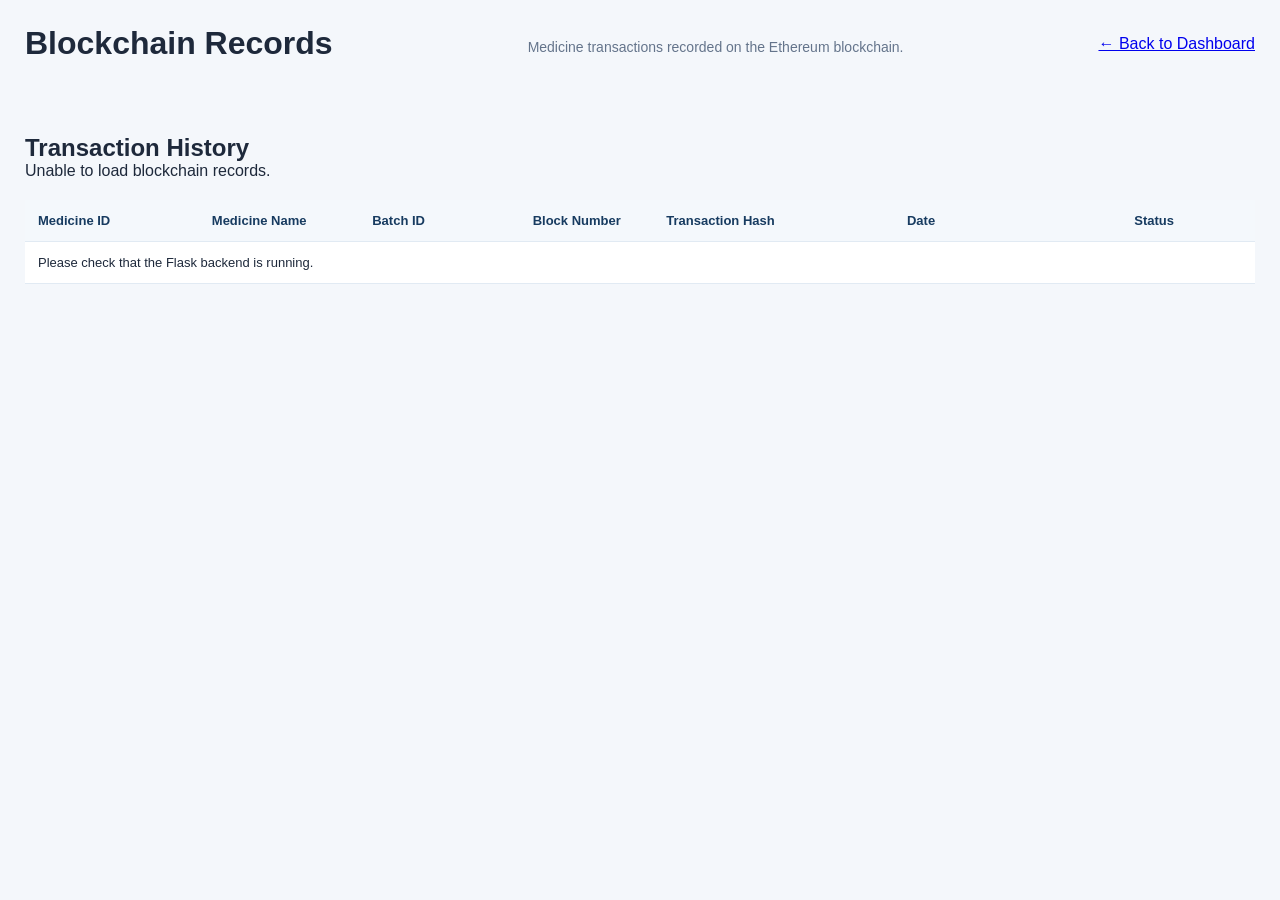
<file: frontend/blockchain.html>
<!DOCTYPE html>
<html lang="en">
<head>
    <meta charset="UTF-8">
    <meta name="viewport" content="width=device-width, initial-scale=1.0">
    <title>MediTrace - Blockchain Records</title>
    <link rel="stylesheet" href="/frontend/style.css">

    <style>
        .records-container {
            padding: 25px;
            overflow-x: auto;
        }

        .records-table {
            width: 100%;
            border-collapse: collapse;
            margin-top: 20px;
            background: white;
        }

        .records-table th,
        .records-table td {
            padding: 13px;
            border-bottom: 1px solid #e1eaf3;
            text-align: left;
            font-size: 13px;
        }

        .records-table th {
            background: #f4f8fc;
            color: #173b60;
        }

        .hash-cell {
            max-width: 220px;
            overflow-wrap: anywhere;
        }

        .record-status {
            color: #166534;
            font-weight: bold;
        }

        .page-heading {
            padding: 25px;
        }
    </style>
</head>

<body>

    <div class="page-heading">
        <h1>Blockchain Records</h1>
        <p>Medicine transactions recorded on the Ethereum blockchain.</p>
        <a href="/">← Back to Dashboard</a>
    </div>

    <div class="records-container">

        <h2>Transaction History</h2>

        <p id="recordCount">Loading records...</p>

        <table class="records-table">
            <thead>
                <tr>
                    <th>Medicine ID</th>
                    <th>Medicine Name</th>
                    <th>Batch ID</th>
                    <th>Block Number</th>
                    <th>Transaction Hash</th>
                    <th>Date</th>
                    <th>Status</th>
                </tr>
            </thead>

            <tbody id="recordsTableBody">
                <tr>
                    <td colspan="7">Loading blockchain records...</td>
                </tr>
            </tbody>
        </table>

    </div>

    <script src="/frontend/blockchain.js"></script>

</body>
</html>
</file>
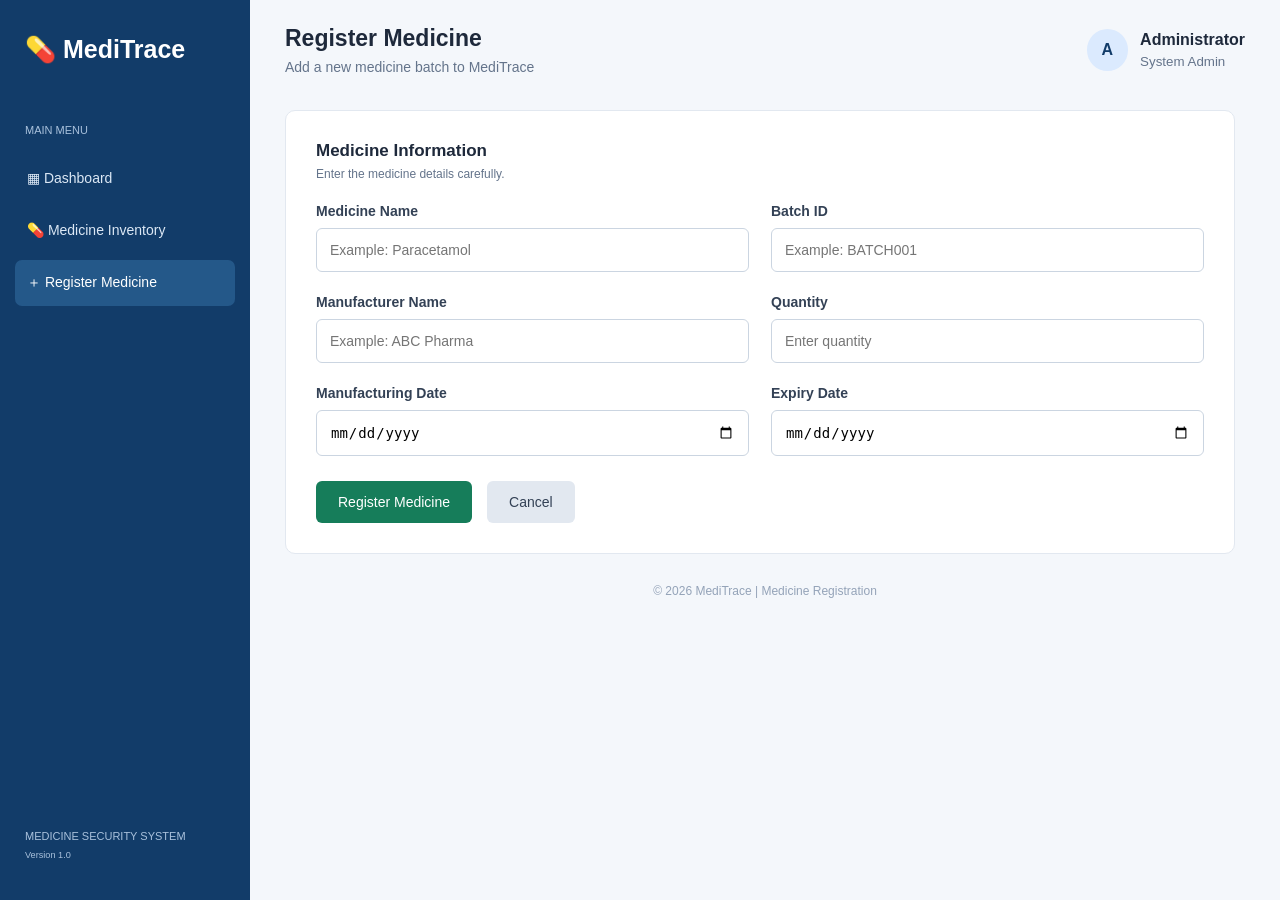
<file: frontend/register.html>
<!DOCTYPE html>
<html lang="en">

<head>
    <meta charset="UTF-8">
    <meta name="viewport" content="width=device-width, initial-scale=1.0">

    <title>MediTrace | Register Medicine</title>

    <link rel="stylesheet" href="style.css">
</head>

<body>

    <div class="dashboard-container">

        <aside class="sidebar">

            <div class="logo">💊 MediTrace</div>

            <p class="menu-title">MAIN MENU</p>

            <nav>
                <a href="/" class="nav-link">▦ Dashboard</a>

                <a href="/#inventory" class="nav-link">
                    💊 Medicine Inventory
                </a>

                <a href="/register" class="nav-link active">
                    ＋ Register Medicine
                </a>
            </nav>

            <div class="sidebar-bottom">
                MEDICINE SECURITY SYSTEM
                <small>Version 1.0</small>
            </div>

        </aside>


        <main class="main-content">

            <header class="topbar">

                <div>
                    <h2>Register Medicine</h2>

                    <p>Add a new medicine batch to MediTrace</p>
                </div>

                <div class="admin">
                    <div class="admin-icon">A</div>

                    <div>
                        <strong>Administrator</strong>
                        <small>System Admin</small>
                    </div>
                </div>

            </header>


            <div class="panel registration-panel">

                <div class="panel-heading">
                    <div>
                        <h3>Medicine Information</h3>

                        <p>
                            Enter the medicine details carefully.
                        </p>
                    </div>
                </div>


                <form id="medicineForm">

                    <div class="form-grid">

                        <div class="form-group">
                            <label>Medicine Name</label>

                            <input
                                type="text"
                                id="name"
                                placeholder="Example: Paracetamol"
                                required
                            >
                        </div>


                        <div class="form-group">
                            <label>Batch ID</label>

                            <input
                                type="text"
                                id="batch_id"
                                placeholder="Example: BATCH001"
                                required
                            >
                        </div>


                        <div class="form-group">
                            <label>Manufacturer Name</label>

                            <input
                                type="text"
                                id="manufacturer"
                                placeholder="Example: ABC Pharma"
                                required
                            >
                        </div>


                        <div class="form-group">
                            <label>Quantity</label>

                            <input
                                type="number"
                                id="quantity"
                                min="1"
                                placeholder="Enter quantity"
                                required
                            >
                        </div>


                        <div class="form-group">
                            <label>Manufacturing Date</label>

                            <input
                                type="date"
                                id="manufacturing_date"
                                required
                            >
                        </div>


                        <div class="form-group">
                            <label>Expiry Date</label>

                            <input
                                type="date"
                                id="expiry_date"
                                required
                            >
                        </div>

                    </div>


                    <div id="message" class="form-message"></div>


                    <div class="form-buttons">

                        <button type="submit" class="submit-btn">
                            Register Medicine
                        </button>

                        <a href="/" class="cancel-btn">
                            Cancel
                        </a>

                    </div>

                </form>

            </div>


            <footer>
                © 2026 MediTrace | Medicine Registration
            </footer>

        </main>

    </div>


    <script src="register.js"></script>

</body>
</html>
</file>
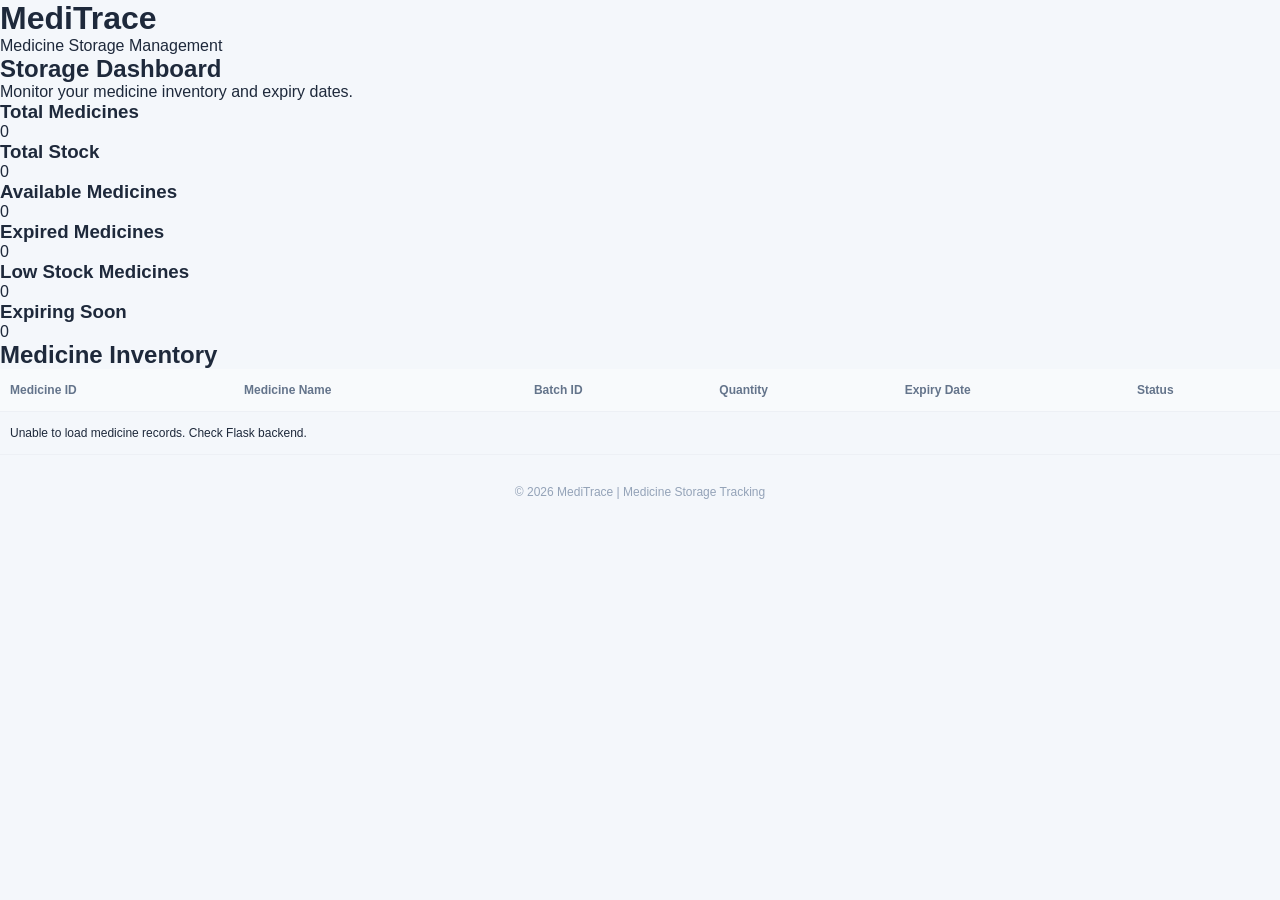
<file: frontend/storage.html>
<!DOCTYPE html>
<html lang="en">

<head>
    <meta charset="UTF-8">
    <meta name="viewport" content="width=device-width, initial-scale=1.0">
    <title>MediTrace - Storage Dashboard</title>
    <link rel="stylesheet" href="/frontend/style.css">
</head>

<body>

    <header>
        <h1>MediTrace</h1>
        <p>Medicine Storage Management</p>
    </header>

    <main class="container">

        <h2>Storage Dashboard</h2>
        <p>Monitor your medicine inventory and expiry dates.</p>

        <section class="dashboard-cards">

            <div class="storage-card">
                <h3>Total Medicines</h3>
                <p id="totalMedicines">0</p>
            </div>

            <div class="storage-card">
                <h3>Total Stock</h3>
                <p id="totalStock">0</p>
            </div>

            <div class="storage-card">
                <h3>Available Medicines</h3>
                <p id="availableMedicines">0</p>
            </div>

            <div class="storage-card">
                <h3>Expired Medicines</h3>
                <p id="expiredMedicines">0</p>
            </div>

            <div class="storage-card low-stock-card">
                <h3>Low Stock Medicines</h3>
                <p id="lowStockMedicines">0</p>
            </div>

            <div class="storage-card expiry-card">
                <h3>Expiring Soon</h3>
                <p id="expiringSoonMedicines">0</p>
            </div>

        </section>

        <section class="storage-table">

            <h2>Medicine Inventory</h2>

            <table>
                <thead>
                    <tr>
                        <th>Medicine ID</th>
                        <th>Medicine Name</th>
                        <th>Batch ID</th>
                        <th>Quantity</th>
                        <th>Expiry Date</th>
                        <th>Status</th>
                    </tr>
                </thead>

                <tbody id="medicineTable">
                    <tr>
                        <td colspan="6">Loading medicine records...</td>
                    </tr>
                </tbody>

            </table>

        </section>

    </main>

    <footer>
        © 2026 MediTrace | Medicine Storage Tracking
    </footer>
    <script src="/frontend/storage.js"></script>

</body>

</html>
</file>
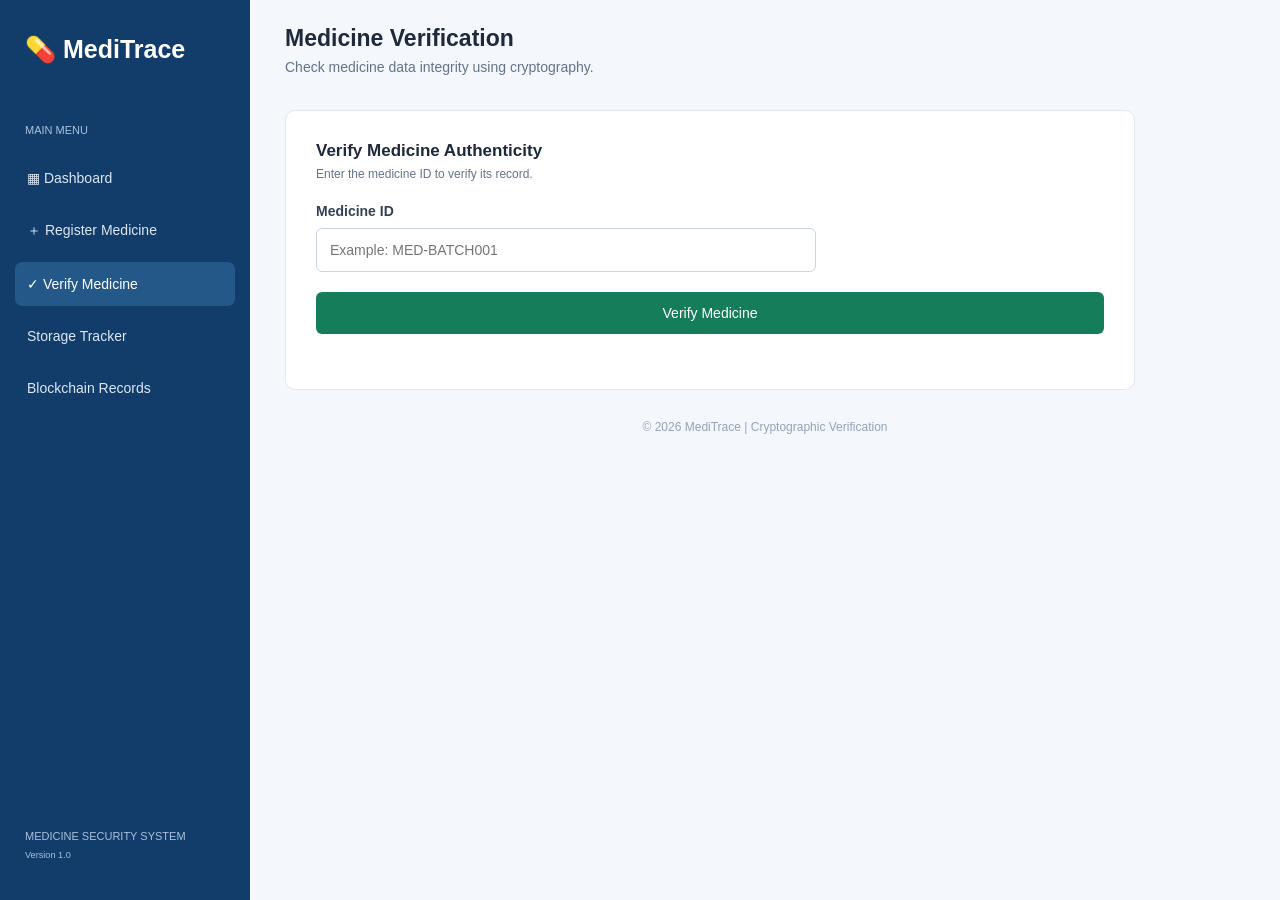
<file: frontend/verify.html>
<!DOCTYPE html>
<html lang="en">

<head>
    <meta charset="UTF-8">
    <meta name="viewport" content="width=device-width, initial-scale=1.0">

    <title>MediTrace | Verify Medicine</title>

    <link rel="stylesheet" href="style.css">
</head>

<body>

    <div class="dashboard-container">

        <aside class="sidebar">

            <div class="logo">💊 MediTrace</div>

            <p class="menu-title">MAIN MENU</p>

            <nav>
                <a href="/" class="nav-link">▦ Dashboard</a>
                <a href="/register" class="nav-link">＋ Register Medicine</a>
                <a href="/verify" class="nav-link active">✓ Verify Medicine</a>
                <a href="/storage" class="nav-link">Storage Tracker</a>
                <a href="/blockchain" class="nav-link">Blockchain Records</a>
            </nav>

            <div class="sidebar-bottom">
                MEDICINE SECURITY SYSTEM
                <small>Version 1.0</small>
            </div>

        </aside>

        <main class="main-content">

            <header class="topbar">
                <div>
                    <h2>Medicine Verification</h2>
                    <p>Check medicine data integrity using cryptography.</p>
                </div>
            </header>

            <section class="panel verification-panel">

                <div class="panel-heading">
                    <div>
                        <h3>Verify Medicine Authenticity</h3>
                        <p>Enter the medicine ID to verify its record.</p>
                    </div>
                </div>

                <form id="verifyForm">

                    <div class="form-group">
                        <label for="medicine_id">Medicine ID</label>

                        <input
                            type="text"
                            id="medicine_id"
                            placeholder="Example: MED-BATCH001"
                            required
                        >
                    </div>

                    <button type="submit" class="submit-btn">
                        Verify Medicine
                    </button>

                </form>

                <!-- Verification results and generated QR code -->

                <div
                    id="verificationResult"
                    class="verification-result">
                </div>

            </section>

            <footer>
                © 2026 MediTrace | Cryptographic Verification
            </footer>

        </main>

    </div>

    <script src="verify.js"></script>

</body>

</html>
</file>
<file: frontend/style.css>
* {
    margin: 0;
    padding: 0;
    box-sizing: border-box;
}

body {
    font-family: Arial, sans-serif;
    background: #f4f7fb;
    color: #1e293b;
}

.dashboard-container {
    display: flex;
    min-height: 100vh;
}

/* SIDEBAR */

.sidebar {
    width: 250px;
    background: #123c69;
    color: white;
    padding: 25px 15px;
    display: flex;
    flex-direction: column;
}

.logo {
    font-size: 25px;
    font-weight: bold;
    padding: 10px;
    margin-bottom: 40px;
}

.menu-title {
    font-size: 11px;
    color: #a9c1dc;
    padding: 10px;
    margin-bottom: 10px;
}

.sidebar nav {
    display: flex;
    flex-direction: column;
    gap: 8px;
}

.nav-link {
    text-decoration: none;
    color: #dce8f5;
    padding: 14px 12px;
    border-radius: 7px;
    font-size: 14px;
    transition: 0.2s;
}

.nav-link span {
    margin-right: 10px;
}

.nav-link:hover,
.nav-link.active {
    background: #245889;
    color: white;
}

.sidebar-bottom {
    margin-top: auto;
    padding: 15px 10px;
    color: #a9c1dc;
    font-size: 11px;
}

.sidebar-bottom small {
    display: block;
    margin-top: 8px;
}


/* MAIN CONTENT */

.main-content {
    flex: 1;
    padding: 25px 35px;
    min-width: 0;
}

.topbar {
    display: flex;
    justify-content: space-between;
    align-items: center;
    margin-bottom: 35px;
}

.topbar h2 {
    font-size: 23px;
}

.topbar p,
.page-heading p {
    color: #64748b;
    margin-top: 7px;
    font-size: 14px;
}

.admin {
    display: flex;
    align-items: center;
    gap: 12px;
}

.admin-icon {
    background: #dbeafe;
    color: #123c69;
    border-radius: 50%;
    padding: 12px 15px;
    font-weight: bold;
}

.admin small {
    display: block;
    color: #64748b;
    margin-top: 5px;
}


/* PAGE HEADING */

.page-heading {
    display: flex;
    justify-content: space-between;
    align-items: center;
    margin-bottom: 22px;
}

.page-heading h2 {
    font-size: 21px;
}

.date-label {
    background: white;
    border: 1px solid #e2e8f0;
    border-radius: 6px;
    padding: 10px 15px;
    font-size: 13px;
}


/* STATISTICS */

.stats-grid {
    display: grid;
    grid-template-columns: repeat(4, 1fr);
    gap: 18px;
}

.stat-card {
    background: white;
    padding: 22px;
    border-radius: 10px;
    box-shadow: 0 2px 8px #00000008;
    border: 1px solid #edf0f5;
}

.stat-icon {
    font-size: 25px;
    margin-bottom: 16px;
}

.stat-card p {
    font-size: 14px;
    color: #64748b;
}

.stat-card h2 {
    font-size: 30px;
    margin: 10px 0;
}

.stat-card small {
    color: #64748b;
    font-size: 12px;
}

.blue {
    border-top: 4px solid #3b82f6;
}

.green {
    border-top: 4px solid #16a34a;
}

.red {
    border-top: 4px solid #ef4444;
}

.orange {
    border-top: 4px solid #f59e0b;
}


/* QUICK ACTIONS */

.section-heading {
    margin: 35px 0 18px;
}

.section-heading h2 {
    font-size: 19px;
}

.actions-grid {
    display: grid;
    grid-template-columns: repeat(4, 1fr);
    gap: 15px;
}

.action-card {
    background: white;
    border: 1px solid #e2e8f0;
    padding: 20px;
    border-radius: 9px;
    text-align: left;
    cursor: pointer;
    display: flex;
    flex-direction: column;
    gap: 10px;
    color: #1e293b;
    transition: 0.2s;
}

.action-card:hover {
    border-color: #3b82f6;
    transform: translateY(-3px);
}

.action-card span {
    font-size: 25px;
    color: #2563eb;
}

.action-card small {
    color: #64748b;
}


/* BOTTOM PANELS */

.bottom-grid {
    display: grid;
    grid-template-columns: 1.5fr 1fr;
    gap: 20px;
    margin-top: 30px;
}

.panel {
    background: white;
    border: 1px solid #e2e8f0;
    padding: 22px;
    border-radius: 10px;
    min-width: 0;
}

.panel-heading {
    display: flex;
    justify-content: space-between;
    align-items: center;
    margin-bottom: 22px;
    gap: 10px;
}

.panel-heading h3 {
    font-size: 17px;
}

.panel-heading p {
    font-size: 12px;
    color: #64748b;
    margin-top: 6px;
}

.view-label {
    color: #64748b;
    font-size: 11px;
    background: #f1f5f9;
    padding: 6px 9px;
    border-radius: 5px;
}


/* TABLE */

.table-wrapper {
    overflow-x: auto;
}

table {
    width: 100%;
    border-collapse: collapse;
    text-align: left;
}

th {
    color: #64748b;
    font-size: 12px;
    background: #f8fafc;
}

th, td {
    padding: 14px 10px;
    border-bottom: 1px solid #edf0f5;
    font-size: 12px;
    white-space: nowrap;
}

.status {
    padding: 6px 9px;
    border-radius: 15px;
    font-size: 11px;
    font-weight: bold;
}

.verified {
    background: #dcfce7;
    color: #15803d;
}

.pending {
    background: #fef3c7;
    color: #a16207;
}

.suspicious {
    background: #fee2e2;
    color: #b91c1c;
}


/* STORAGE */

.storage-box {
    display: flex;
    flex-direction: column;
    gap: 22px;
}

.storage-item,
.storage-condition {
    display: flex;
    justify-content: space-between;
    gap: 10px;
    font-size: 13px;
}

.storage-item strong {
    color: #2563eb;
}

.storage-condition {
    background: #dcfce7;
    padding: 13px;
    border-radius: 7px;
    color: #166534;
}


/* BLOCKCHAIN */

.blockchain-panel {
    background: white;
    border: 1px solid #e2e8f0;
    padding: 22px;
    border-radius: 10px;
    margin-top: 22px;
    display: flex;
    justify-content: space-between;
    align-items: center;
}

.blockchain-panel p {
    color: #64748b;
    font-size: 13px;
    margin-top: 7px;
}

.network-status {
    background: #fef3c7;
    color: #92400e;
    padding: 9px 13px;
    border-radius: 20px;
    font-size: 12px;
    font-weight: bold;
}


/* NOTICE AND FOOTER */

.notice {
    margin-top: 15px;
    color: #2563eb;
    font-size: 13px;
}

footer {
    text-align: center;
    color: #94a3b8;
    font-size: 12px;
    padding: 30px 10px 10px;
}


/* RESPONSIVE DESIGN */

@media (max-width: 1100px) {
    .stats-grid,
    .actions-grid {
        grid-template-columns: repeat(2, 1fr);
    }
}

@media (max-width: 750px) {
    .sidebar {
        width: 190px;
    }

    .main-content {
        padding: 20px;
    }

    .bottom-grid {
        grid-template-columns: 1fr;
    }
}

@media (max-width: 550px) {
    .dashboard-container {
        flex-direction: column;
    }

    .sidebar {
        width: 100%;
    }

    .sidebar-bottom {
        display: none;
    }

    .stats-grid,
    .actions-grid {
        grid-template-columns: 1fr;
    }

    .topbar {
        align-items: flex-start;
        gap: 15px;
    }

    .admin {
        display: none;
    }
}

/* MEDICINE REGISTRATION FORM */

.registration-panel {
    max-width: 950px;
    margin-top: 20px;
    padding: 30px;
}

.form-grid {
    display: grid;
    grid-template-columns: repeat(2, 1fr);
    gap: 22px;
}

.form-group {
    display: flex;
    flex-direction: column;
    gap: 9px;
}

.form-group label {
    font-size: 14px;
    font-weight: bold;
    color: #334155;
}

.form-group input {
    padding: 13px;
    border: 1px solid #cbd5e1;
    border-radius: 6px;
    font-size: 14px;
    outline: none;
    width: 100%;
}

.form-group input:focus {
    border-color: #2563eb;
    box-shadow: 0 0 0 3px #2563eb15;
}

.form-buttons {
    display: flex;
    gap: 15px;
    margin-top: 25px;
}

.submit-btn {
    background: #167d5a;
    color: white;
    padding: 13px 22px;
    border: none;
    border-radius: 6px;
    cursor: pointer;
    font-size: 14px;
}

.submit-btn:hover {
    background: #105c42;
}

.submit-btn:disabled {
    opacity: 0.6;
    cursor: not-allowed;
}

.cancel-btn {
    text-decoration: none;
    background: #e2e8f0;
    color: #334155;
    padding: 13px 22px;
    border-radius: 6px;
    font-size: 14px;
}

.form-message {
    margin-top: 20px;
    font-size: 14px;
    font-weight: bold;
}

.form-message.success {
    color: #15803d;
}

.form-message.error {
    color: #dc2626;
}

@media (max-width: 650px) {
    .form-grid {
        grid-template-columns: 1fr;
    }

    .form-buttons {
        flex-direction: column;
    }

    .registration-panel {
        padding: 18px;
    }
}
.registered {
    background: #e0f2fe;
    color: #075985;
}

/* VERIFICATION PAGE */

.verification-panel {
    max-width: 850px;
    margin-top: 20px;
    padding: 30px;
}

.verification-panel form {
    display: flex;
    flex-direction: column;
    gap: 20px;
}

.verification-panel .form-group {
    max-width: 500px;
}

.verification-result {
    margin-top: 25px;
    overflow-wrap: anywhere;
}

.verification-success {
    background: #dcfce7;
    color: #166534;
    padding: 20px;
    border-radius: 8px;
}

.verification-failed {
    background: #fee2e2;
    color: #991b1b;
    padding: 20px;
    border-radius: 8px;
}

.verification-success p,
.verification-failed p {
    margin-top: 8px;
}

.crypto-details {
    background: #f8fafc;
    border: 1px solid #e2e8f0;
    border-radius: 8px;
    padding: 20px;
    margin-top: 15px;
}

.crypto-details h4 {
    margin-bottom: 15px;
}

.crypto-details p {
    margin: 12px 0;
    font-size: 13px;
}

.crypto-details code {
    display: block;
    background: #e2e8f0;
    padding: 12px;
    border-radius: 6px;
    font-size: 12px;
    overflow-wrap: anywhere;
}
/* Medicine Status Colours */

.status-expired {
    color: #dc2626;
    background-color: #fee2e2;
    font-weight: bold;
}

.status-expiring-soon {
    color: #c2410c;
    background-color: #ffedd5;
    font-weight: bold;
}

.status-low-stock {
    color: #a16207;
    background-color: #fef9c3;
    font-weight: bold;
}

.status-available {
    color: #15803d;
    background-color: #dcfce7;
    font-weight: bold;
}

.status-out-of-stock {
    color: #475569;
    background-color: #e2e8f0;
    font-weight: bold;
}
/* FORCE MEDICINE STATUS COLORS */

#medicineTable td.status-expired {
    background-color: #fee2e2 !important;
    color: #dc2626 !important;
    font-weight: bold !important;
}

#medicineTable td.status-expiring-soon {
    background-color: #ffedd5 !important;
    color: #c2410c !important;
    font-weight: bold !important;
}

#medicineTable td.status-low-stock {
    background-color: #fef08a !important;
    color: #854d0e !important;
    font-weight: bold !important;
}

#medicineTable td.status-available {
    background-color: #dcfce7 !important;
    color: #15803d !important;
    font-weight: bold !important;
}

#medicineTable td.status-out-of-stock {
    background-color: #e2e8f0 !important;
    color: #475569 !important;
    font-weight: bold !important;
}

/* --------------------------------------------------
   LIVE BLOCKCHAIN NETWORK DETAILS
-------------------------------------------------- */

.blockchain-details {
    flex: 1;
    min-width: 0;
    display: grid;
    grid-template-columns: repeat(2, minmax(0, 1fr));
    gap: 12px;
    margin-top: 15px;
}

.blockchain-info-item {
    min-width: 0;
    padding: 12px;
    background: #f4f8fc;
    border: 1px solid #e1eaf3;
    border-radius: 8px;
    font-size: 14px;
    line-height: 1.6;
    overflow-wrap: anywhere;
}

.blockchain-info-item strong {
    display: block;
    color: #173b60;
    margin-bottom: 3px;
}

.blockchain-info-item span {
    display: block;
    color: #526579;
    overflow-wrap: anywhere;
    word-break: break-word;
}

/* Connected status */

.network-status.connected {
    background: #dcfce7;
    color: #166534;
}

/* Disconnected status */

.network-status.disconnected {
    background: #fee2e2;
    color: #991b1b;
}

/* Responsive layout */

@media (max-width: 768px) {

    .blockchain-details {
        grid-template-columns: 1fr;
    }

}

.records-table {
    width: 100%;
    table-layout: fixed;
    border-collapse: collapse;
    margin-top: 20px;
    background: white;
}

.records-table th,
.records-table td {
    padding: 13px 10px;
    border-bottom: 1px solid #e1eaf3;
    text-align: left;
    font-size: 13px;
    white-space: normal;
    overflow-wrap: anywhere;
    box-sizing: border-box;
}

/* Medicine ID */
.records-table th:nth-child(1),
.records-table td:nth-child(1) {
    width: 13%;
}

/* Medicine Name */
.records-table th:nth-child(2),
.records-table td:nth-child(2) {
    width: 12%;
}

/* Batch ID */
.records-table th:nth-child(3),
.records-table td:nth-child(3) {
    width: 12%;
}

/* Block Number */
.records-table th:nth-child(4),
.records-table td:nth-child(4) {
    width: 10%;
}

/* Transaction Hash */
.records-table th:nth-child(5),
.records-table td:nth-child(5) {
    width: 18%;
    word-break: break-all;
    overflow-wrap: anywhere;
}

/* Date */
.records-table th:nth-child(6),
.records-table td:nth-child(6) {
    width: 17%;
    word-break: normal;
}

/* Status */
.records-table th:nth-child(7),
.records-table td:nth-child(7) {
    width: 10%;
}
</file>
